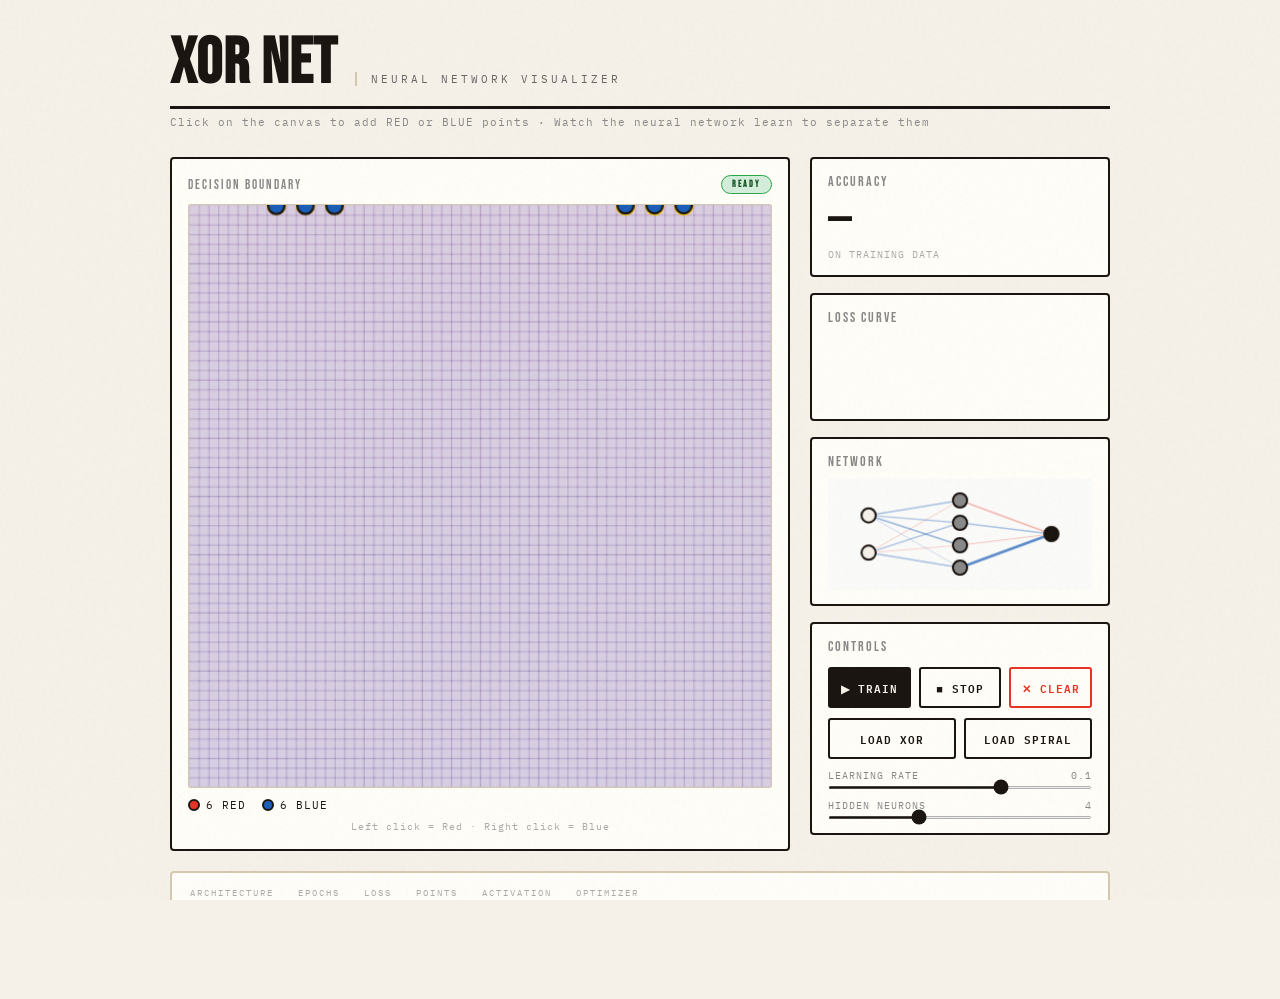
<file: index.html>
<!DOCTYPE html>
<html lang="en">
<head>
<meta charset="UTF-8"/>
<meta name="viewport" content="width=device-width, initial-scale=1.0"/>
<title>XOR — Neural Network Visualizer</title>
<style>
@import url('https://fonts.googleapis.com/css2?family=Bebas+Neue&family=IBM+Plex+Mono:wght@300;400;600&display=swap');

*,*::before,*::after{box-sizing:border-box;margin:0;padding:0}
:root{
  --bg:#f5f0e8;
  --ink:#1a1410;
  --card:#fffdf7;
  --border:#d4c9b0;
  --red:#e63325;
  --blue:#1a5eb8;
  --green:#2a9d4e;
  --orange:#f4820a;
  --fh:'Bebas Neue',sans-serif;
  --fm:'IBM Plex Mono',monospace;
}
html,body{height:100%;background:var(--bg);color:var(--ink);font-family:var(--fm);overflow-x:hidden}

/* grain texture */
body::after{content:'';position:fixed;inset:0;pointer-events:none;z-index:999;
  background-image:url("data:image/svg+xml,%3Csvg viewBox='0 0 256 256' xmlns='http://www.w3.org/2000/svg'%3E%3Cfilter id='noise'%3E%3CfeTurbulence type='fractalNoise' baseFrequency='0.9' numOctaves='4' stitchTiles='stitch'/%3E%3C/filter%3E%3Crect width='100%25' height='100%25' filter='url(%23noise)' opacity='0.04'/%3E%3C/svg%3E");
  opacity:.5}

.app{max-width:980px;margin:0 auto;padding:32px 20px 60px;min-height:100vh}

/* header */
.hdr{display:flex;align-items:baseline;gap:18px;margin-bottom:6px;border-bottom:3px solid var(--ink);padding-bottom:10px}
h1{font-family:var(--fh);font-size:clamp(36px,6vw,64px);letter-spacing:1px;line-height:1}
.hdr-sub{font-size:11px;letter-spacing:3px;text-transform:uppercase;color:#666;border-left:2px solid var(--border);padding-left:14px}
.tagline{font-size:11px;color:#888;letter-spacing:1px;margin-bottom:28px;font-family:var(--fm)}

/* grid */
.grid{display:grid;grid-template-columns:1fr 300px;gap:20px}
@media(max-width:700px){.grid{grid-template-columns:1fr}}

/* canvas card */
.canvas-card{background:var(--card);border:2px solid var(--ink);border-radius:4px;padding:16px;position:relative}
.card-label{font-family:var(--fh);font-size:13px;letter-spacing:2px;color:#888;margin-bottom:10px;display:flex;justify-content:space-between;align-items:center}
#mainCanvas{display:block;width:100%;border:1px solid var(--border);border-radius:2px;cursor:crosshair;background:#fff}
.canvas-hint{font-size:10px;color:#aaa;letter-spacing:1px;margin-top:8px;text-align:center}

/* legend */
.legend{display:flex;gap:16px;margin-top:10px}
.leg{display:flex;align-items:center;gap:6px;font-size:11px;letter-spacing:1px}
.leg-dot{width:12px;height:12px;border-radius:50%;border:2px solid var(--ink)}

/* right panel */
.right{display:flex;flex-direction:column;gap:16px}

/* stat cards */
.stat-card{background:var(--card);border:2px solid var(--ink);border-radius:4px;padding:14px 16px}
.sc-title{font-family:var(--fh);font-size:14px;letter-spacing:2px;color:#888;margin-bottom:8px}
.big-num{font-family:var(--fh);font-size:48px;line-height:1;color:var(--ink);transition:color .3s}
.big-num.good{color:var(--green)}
.big-num.bad {color:var(--red)}
.sc-sub{font-size:10px;color:#aaa;letter-spacing:1px;margin-top:2px}

/* loss chart */
.loss-wrap{background:var(--card);border:2px solid var(--ink);border-radius:4px;padding:14px 16px}
.lw-title{font-family:var(--fh);font-size:14px;letter-spacing:2px;color:#888;margin-bottom:8px}
#lossChart{display:block;width:100%}

/* network viz */
.net-card{background:var(--card);border:2px solid var(--ink);border-radius:4px;padding:14px 16px}
.nc-title{font-family:var(--fh);font-size:14px;letter-spacing:2px;color:#888;margin-bottom:8px}
#netCanvas{display:block;width:100%}

/* controls */
.controls{display:flex;flex-direction:column;gap:10px;background:var(--card);border:2px solid var(--ink);border-radius:4px;padding:14px 16px}
.ctrl-title{font-family:var(--fh);font-size:14px;letter-spacing:2px;color:#888;margin-bottom:2px}
.btn-row{display:flex;gap:8px}
.btn{flex:1;padding:9px 10px;border:2px solid var(--ink);background:transparent;border-radius:3px;cursor:pointer;font-family:var(--fm);font-size:11px;letter-spacing:1px;font-weight:600;text-transform:uppercase;transition:.15s;color:var(--ink)}
.btn:hover{background:var(--ink);color:var(--bg)}
.btn.primary{background:var(--ink);color:var(--bg)}
.btn.primary:hover{background:#333}
.btn.danger{border-color:var(--red);color:var(--red)}
.btn.danger:hover{background:var(--red);color:#fff}

.slider-row{display:flex;flex-direction:column;gap:4px}
.sl-label{font-size:10px;letter-spacing:1px;text-transform:uppercase;color:#888;display:flex;justify-content:space-between}
input[type=range]{width:100%;accent-color:var(--ink);height:3px}

/* info strip */
.info-strip{margin-top:20px;background:var(--card);border:2px solid var(--border);border-radius:4px;padding:14px 18px;display:flex;gap:24px;flex-wrap:wrap}
.info-item{display:flex;flex-direction:column;gap:3px}
.ii-label{font-size:9px;letter-spacing:2px;text-transform:uppercase;color:#aaa}
.ii-val{font-size:13px;font-weight:600;color:var(--ink)}

/* training state */
.train-badge{font-size:9px;letter-spacing:2px;text-transform:uppercase;padding:3px 10px;border-radius:999px;font-weight:600}
.train-badge.on{background:#fff3cd;color:#856404;border:1px solid #ffc107;animation:badgePulse 1s ease-in-out infinite}
.train-badge.off{background:#d4edda;color:#155724;border:1px solid #28a745}
@keyframes badgePulse{0%,100%{opacity:1}50%{opacity:.5}}
</style>
</head>
<body>
<div class="app">

  <div class="hdr">
    <h1>XOR NET</h1>
    <span class="hdr-sub">Neural Network Visualizer</span>
  </div>
  <p class="tagline">Click on the canvas to add RED or BLUE points · Watch the neural network learn to separate them</p>

  <div class="grid">
    <!-- Canvas -->
    <div class="canvas-card">
      <div class="card-label">
        <span>DECISION BOUNDARY</span>
        <span class="train-badge off" id="trainBadge">READY</span>
      </div>
      <canvas id="mainCanvas" width="500" height="500"></canvas>
      <div class="legend">
        <div class="leg"><div class="leg-dot" style="background:var(--red)"></div><span id="redCount">0 RED</span></div>
        <div class="leg"><div class="leg-dot" style="background:var(--blue)"></div><span id="blueCount">0 BLUE</span></div>
      </div>
      <p class="canvas-hint">Left click = Red · Right click = Blue</p>
    </div>

    <!-- Right panel -->
    <div class="right">

      <div class="stat-card">
        <div class="sc-title">ACCURACY</div>
        <div class="big-num" id="accNum">—</div>
        <div class="sc-sub">ON TRAINING DATA</div>
      </div>

      <div class="loss-wrap">
        <div class="lw-title">LOSS CURVE</div>
        <canvas id="lossChart" width="260" height="70"></canvas>
      </div>

      <div class="net-card">
        <div class="nc-title">NETWORK</div>
        <canvas id="netCanvas" width="260" height="110"></canvas>
      </div>

      <div class="controls">
        <div class="ctrl-title">CONTROLS</div>
        <div class="btn-row">
          <button class="btn primary" id="trainBtn">▶ Train</button>
          <button class="btn" id="stopBtn">■ Stop</button>
          <button class="btn danger" id="clearBtn">✕ Clear</button>
        </div>
        <div class="btn-row">
          <button class="btn" id="xorBtn">Load XOR</button>
          <button class="btn" id="spiralBtn">Load Spiral</button>
        </div>
        <div class="slider-row">
          <span class="sl-label"><span>Learning Rate</span><span id="lrVal">0.1</span></span>
          <input type="range" id="lrSlider" min="-3" max="0" step="0.1" value="-1">
        </div>
        <div class="slider-row">
          <span class="sl-label"><span>Hidden Neurons</span><span id="hnVal">4</span></span>
          <input type="range" id="hnSlider" min="2" max="8" step="1" value="4">
        </div>
      </div>

    </div>
  </div>

  <div class="info-strip">
    <div class="info-item"><span class="ii-label">Architecture</span><span class="ii-val" id="archVal">2 → 4 → 1</span></div>
    <div class="info-item"><span class="ii-label">Epochs</span><span class="ii-val" id="epochVal">0</span></div>
    <div class="info-item"><span class="ii-label">Loss</span><span class="ii-val" id="lossVal">—</span></div>
    <div class="info-item"><span class="ii-label">Points</span><span class="ii-val" id="pointsVal">0</span></div>
    <div class="info-item"><span class="ii-label">Activation</span><span class="ii-val">Sigmoid</span></div>
    <div class="info-item"><span class="ii-label">Optimizer</span><span class="ii-val">SGD</span></div>
  </div>

</div>

<script>
// ══════════════════════════════════════
//  NEURAL NETWORK (2 → H → 1)
// ══════════════════════════════════════
const sig  = x => 1/(1+Math.exp(-x));
const sigD = s => s*(1-s);
const randn= () => (Math.random()-.5)*2;

let NN = null;

function createNet(h=4){
  const r = (n,m) => Array.from({length:n},()=>Array.from({length:m},()=>randn()*Math.sqrt(2/n)));
  const z = (n) => new Array(n).fill(0);
  return {
    h,
    W1: r(h,2), b1: z(h),
    W2: r(1,h), b2: z(1),
  };
}

function forward(nn, x){
  // Hidden layer
  const a1 = nn.W1.map((row,i)=>sig(row[0]*x[0]+row[1]*x[1]+nn.b1[i]));
  // Output layer
  const z2 = nn.W2[0].reduce((s,w,i)=>s+w*a1[i],0)+nn.b2[0];
  const a2 = sig(z2);
  return {a1,a2};
}

function trainStep(nn, data, lr){
  let totalLoss=0;
  // Mini-batch SGD over all data
  data.forEach(({x,y})=>{
    const{a1,a2}=forward(nn,x);
    const err = a2-y;
    totalLoss += -y*Math.log(a2+1e-9)-(1-y)*Math.log(1-a2+1e-9);

    // Backprop output→hidden
    const dz2 = err; // BCE + sigmoid derivative cancels
    const dW2 = a1.map(a=>a*dz2);

    // Backprop hidden
    const dz1 = nn.W2[0].map((w,i)=>w*dz2*sigD(a1[i]));

    // Update
    nn.W2[0].forEach((_,i)=>{ nn.W2[0][i]-=lr*dW2[i]; });
    nn.b2[0]-=lr*dz2;
    nn.W1.forEach((row,i)=>{
      row[0]-=lr*dz1[i]*x[0];
      row[1]-=lr*dz1[i]*x[1];
      nn.b1[i]-=lr*dz1[i];
    });
  });
  return totalLoss/data.length;
}

function accuracy(nn, data){
  let ok=0;
  data.forEach(({x,y})=>{ if(Math.round(forward(nn,x).a2)===y)ok++; });
  return data.length?ok/data.length:0;
}

// ══════════════════════════════════════
//  STATE
// ══════════════════════════════════════
let points=[], lossHistory=[], epoch=0, running=false, rafId=null;
let LR=0.1, HN=4;

// ══════════════════════════════════════
//  CANVAS SETUP
// ══════════════════════════════════════
const mc  = document.getElementById('mainCanvas');
const mctx= mc.getContext('2d');
const SIZE= 500;

function canvasToNet(cx,cy){ return [cx/SIZE, cy/SIZE]; }
function netToCanvas(nx,ny){ return [nx*SIZE, ny/SIZE*SIZE]; }

mc.addEventListener('click', e=>{
  if(running) return;
  const r=mc.getBoundingClientRect();
  const cx=(e.clientX-r.left)*(SIZE/r.width);
  const cy=(e.clientY-r.top)*(SIZE/r.height);
  points.push({x:canvasToNet(cx,cy), y:0}); // red=0
  afterPointAdd();
});
mc.addEventListener('contextmenu', e=>{
  e.preventDefault();
  if(running) return;
  const r=mc.getBoundingClientRect();
  const cx=(e.clientX-r.left)*(SIZE/r.width);
  const cy=(e.clientY-r.top)*(SIZE/r.height);
  points.push({x:canvasToNet(cx,cy), y:1}); // blue=1
  afterPointAdd();
});

function afterPointAdd(){
  NN=createNet(HN);
  epoch=0; lossHistory=[];
  updateCounters();
  drawAll();
}

// ══════════════════════════════════════
//  DRAW DECISION BOUNDARY
// ══════════════════════════════════════
function drawDecision(){
  if(!NN || points.length<2) return;
  const res=60;
  const step=SIZE/res;
  for(let r=0;r<res;r++) for(let c=0;c<res;c++){
    const nx=(c+.5)/res, ny=(r+.5)/res;
    const{a2}=forward(NN,[nx,ny]);
    const t=a2;
    // Interpolate red ↔ blue
    const red  = Math.round(30+t*40);
    const green= Math.round(20+t*20);
    const blue = Math.round(180*t+30*(1-t));
    mctx.fillStyle=`rgba(${Math.round(220*(1-t)+30*t)},${Math.round(30*(1-t)+60*t)},${Math.round(30*(1-t)+200*t)},0.22)`;
    mctx.fillRect(c*step,r*step,step+1,step+1);
  }
}

function drawPoints(){
  points.forEach(({x,y})=>{
    const [cx,cy]=netToCanvas(x[0],x[1]);
    const correct = NN ? Math.round(forward(NN,x).a2)===y : true;
    mctx.beginPath();
    mctx.arc(cx,cy,7,0,Math.PI*2);
    mctx.fillStyle= y===0 ? '#e63325' : '#1a5eb8';
    mctx.fill();
    mctx.strokeStyle = correct ? '#1a1410' : '#ffcc00';
    mctx.lineWidth   = correct ? 2 : 3;
    mctx.stroke();
  });
}

function drawGrid(){
  mctx.strokeStyle='rgba(0,0,0,0.06)';
  mctx.lineWidth=1;
  for(let i=0;i<=10;i++){
    mctx.beginPath();mctx.moveTo(i*50,0);mctx.lineTo(i*50,500);mctx.stroke();
    mctx.beginPath();mctx.moveTo(0,i*50);mctx.lineTo(500,i*50);mctx.stroke();
  }
}

function drawAll(){
  mctx.clearRect(0,0,SIZE,SIZE);
  mctx.fillStyle='#fafaf8';
  mctx.fillRect(0,0,SIZE,SIZE);
  drawGrid();
  drawDecision();
  drawPoints();
}

// ══════════════════════════════════════
//  LOSS CHART
// ══════════════════════════════════════
const lc=document.getElementById('lossChart'), lctx=lc.getContext('2d');
function drawLoss(){
  const W=lc.width,H=lc.height;
  lctx.clearRect(0,0,W,H);
  lctx.fillStyle='#fafaf8'; lctx.fillRect(0,0,W,H);
  if(lossHistory.length<2) return;
  const mx=Math.max(...lossHistory), mn=0, rng=mx||1;
  const pts=lossHistory.map((v,i)=>[(i/(lossHistory.length-1))*W, H-((v-mn)/rng)*(H-6)-3]);
  lctx.beginPath(); pts.forEach(([x,y],i)=>i?lctx.lineTo(x,y):lctx.moveTo(x,y));
  lctx.strokeStyle='#e63325'; lctx.lineWidth=2; lctx.stroke();
  // fill
  lctx.lineTo(W,H); lctx.lineTo(0,H); lctx.closePath();
  lctx.fillStyle='rgba(230,51,37,0.1)'; lctx.fill();
}

// ══════════════════════════════════════
//  NETWORK VISUALIZATION
// ══════════════════════════════════════
const nc=document.getElementById('netCanvas'),nctx=nc.getContext('2d');
function drawNet(){
  const W=nc.width,H=nc.height;
  nctx.clearRect(0,0,W,H);
  nctx.fillStyle='#fafaf8'; nctx.fillRect(0,0,W,H);
  if(!NN) return;

  const layers=[2,NN.h,1];
  const colX=[40, W/2, W-40];
  const nodePos=[];

  layers.forEach((count,li)=>{
    const xs=[];
    for(let n=0;n<count;n++){
      const y=(n+1)/(count+1)*H;
      xs.push({x:colX[li],y});
    }
    nodePos.push(xs);
  });

  // Connections with weight color
  const allW=[...NN.W1.map(r=>r).flat(),...NN.W2[0]];
  const wMax=Math.max(...allW.map(Math.abs))||1;

  // Layer1→hidden
  NN.W1.forEach((row,hi)=>{
    row.forEach((w,ii)=>{
      const from=nodePos[0][ii], to=nodePos[1][hi];
      const t=(w/wMax+1)/2;
      nctx.beginPath(); nctx.moveTo(from.x,from.y); nctx.lineTo(to.x,to.y);
      nctx.strokeStyle=`rgba(${w>0?'26,94,184':'230,51,37'},${0.15+Math.abs(w/wMax)*0.55})`;
      nctx.lineWidth=0.8+Math.abs(w/wMax)*1.8; nctx.stroke();
    });
  });
  // Hidden→output
  NN.W2[0].forEach((w,hi)=>{
    const from=nodePos[1][hi], to=nodePos[2][0];
    nctx.beginPath(); nctx.moveTo(from.x,from.y); nctx.lineTo(to.x,to.y);
    nctx.strokeStyle=`rgba(${w>0?'26,94,184':'230,51,37'},${0.15+Math.abs(w/wMax)*0.55})`;
    nctx.lineWidth=0.8+Math.abs(w/wMax)*1.8; nctx.stroke();
  });

  // Nodes
  nodePos.forEach((layer,li)=>{
    layer.forEach(({x,y},ni)=>{
      nctx.beginPath(); nctx.arc(x,y,7,0,Math.PI*2);
      nctx.fillStyle=li===0?'#f5f0e8':li===2?'#1a1410':'#888';
      nctx.fill();
      nctx.strokeStyle='#1a1410'; nctx.lineWidth=2; nctx.stroke();
    });
  });
}

// ══════════════════════════════════════
//  TRAINING LOOP
// ══════════════════════════════════════
function trainLoop(){
  if(!running||points.length<2){running=false;setBadge(false);return;}
  for(let i=0;i<20;i++){
    const loss=trainStep(NN,points,LR);
    if(i===19){
      lossHistory.push(loss);
      if(lossHistory.length>120) lossHistory.shift();
      epoch++;
      const acc=(accuracy(NN,points)*100).toFixed(0);
      document.getElementById('accNum').textContent=acc+'%';
      document.getElementById('accNum').className='big-num '+(acc>=90?'good':acc<50?'bad':'');
      document.getElementById('epochVal').textContent=epoch;
      document.getElementById('lossVal').textContent=loss.toFixed(4);
      drawLoss();
      drawNet();
    }
  }
  drawAll();
  rafId=requestAnimationFrame(trainLoop);
}

function startTraining(){
  if(points.length<2){alert('Add at least 2 points first!');return;}
  if(!NN) NN=createNet(HN);
  running=true; setBadge(true);
  trainLoop();
}
function stopTraining(){ running=false; setBadge(false); cancelAnimationFrame(rafId); }
function setBadge(on){
  const b=document.getElementById('trainBadge');
  b.textContent=on?'TRAINING':'READY';
  b.className='train-badge '+(on?'on':'off');
}

// ══════════════════════════════════════
//  PRESET DATA
// ══════════════════════════════════════
function loadXOR(){
  stopTraining();
  points=[
    {x:[0.2,0.2],y:0},{x:[0.8,0.8],y:0},
    {x:[0.2,0.8],y:1},{x:[0.8,0.2],y:1},
    {x:[0.25,0.25],y:0},{x:[0.75,0.75],y:0},
    {x:[0.25,0.75],y:1},{x:[0.75,0.25],y:1},
    {x:[0.15,0.15],y:0},{x:[0.85,0.85],y:0},
    {x:[0.15,0.85],y:1},{x:[0.85,0.15],y:1},
  ];
  NN=createNet(HN); epoch=0; lossHistory=[];
  updateCounters(); drawAll(); drawNet();
}

function loadSpiral(){
  stopTraining();
  points=[];
  for(let i=0;i<20;i++){
    const t=i/20;
    const a=t*Math.PI*3;
    const r=0.1+t*0.35;
    points.push({x:[0.5+r*Math.cos(a),   0.5+r*Math.sin(a)],  y:0});
    points.push({x:[0.5+r*Math.cos(a+Math.PI),0.5+r*Math.sin(a+Math.PI)],y:1});
  }
  NN=createNet(HN); epoch=0; lossHistory=[];
  updateCounters(); drawAll(); drawNet();
}

function clearAll(){
  stopTraining();
  points=[]; NN=null; epoch=0; lossHistory=[];
  updateCounters(); drawAll(); drawLoss(); drawNet();
  document.getElementById('accNum').textContent='—';
  document.getElementById('accNum').className='big-num';
  document.getElementById('epochVal').textContent='0';
  document.getElementById('lossVal').textContent='—';
}

function updateCounters(){
  const reds=points.filter(p=>p.y===0).length;
  const blues=points.filter(p=>p.y===1).length;
  document.getElementById('redCount').textContent=reds+' RED';
  document.getElementById('blueCount').textContent=blues+' BLUE';
  document.getElementById('pointsVal').textContent=points.length;
}

// ══════════════════════════════════════
//  CONTROLS
// ══════════════════════════════════════
document.getElementById('trainBtn').onclick=startTraining;
document.getElementById('stopBtn').onclick=stopTraining;
document.getElementById('clearBtn').onclick=clearAll;
document.getElementById('xorBtn').onclick=loadXOR;
document.getElementById('spiralBtn').onclick=loadSpiral;

document.getElementById('lrSlider').oninput=function(){
  LR=Math.pow(10,+this.value);
  document.getElementById('lrVal').textContent=LR.toFixed(LR<0.01?4:LR<0.1?3:2);
};
document.getElementById('hnSlider').oninput=function(){
  HN=+this.value;
  document.getElementById('hnVal').textContent=HN;
  document.getElementById('archVal').textContent=`2 → ${HN} → 1`;
  if(!running){ NN=createNet(HN); epoch=0; lossHistory=[]; drawNet(); }
};

// ══════════════════════════════════════
//  INIT
// ══════════════════════════════════════
drawAll();
drawNet();

// Auto-load XOR as demo
loadXOR();
</script>
</body>
</html>
</file>
